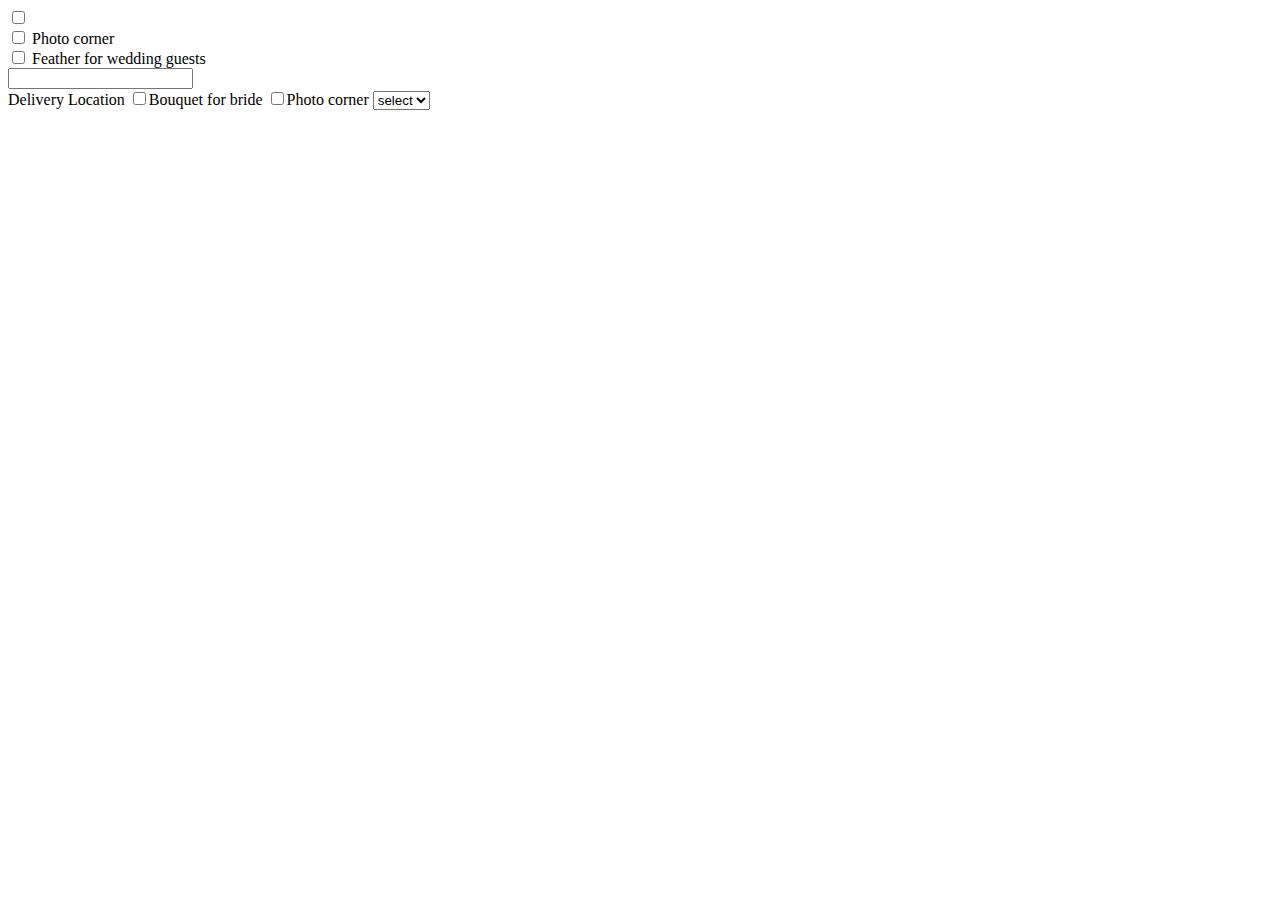
<file: Test poligon/index.html>
<!DOCTYPE html>
<html lang="en">
<head>
    <meta charset="UTF-8">
    <meta http-equiv="X-UA-Compatible" content="IE=edge">
    <meta name="viewport" content="width=device-width, initial-scale=1.0">
    <title>Document</title>
    <script src="script.js"></script>
</head>
<body>
    <input type="checkbox"  value="85">
    <label for="brideBouquet"></label> <br>
    <input type="checkbox" id="photoCorner" name="Photo corner" value="50"> 
    <label for="photoCorner">Photo corner</label> <br>
    <input type="checkbox" id="feathersForGuests" name="Feathers for wedding guests" value="2.20"> 
    <label for="featherForGuests">Feather for wedding guests</label> <br>

   <input type="number"> 

   <script>document.write</script>

   <form name="form1" method="post" action=" insert_data.php">
    Delivery Location
    <input onChange="valueChange(this)" type="checkbox" id="brideBouquet" name="Bouquet for bride" value="50">Bouquet for bride </input>
    <input onChange="valueChange(this)" type="checkbox" id="photoCorner" name="Photo corner" value="80">Photo corner </input>

    <select onChange="valueChange(this)">
        <option value="">select</option>
        <option value="0">0</option>
        <option value="1">1</option>
        <option value="2">2</option>
        <option value="3">3</option>
        <option value="4">4</option>
      </select>
    </form>

    

</body>
</html>
</file>
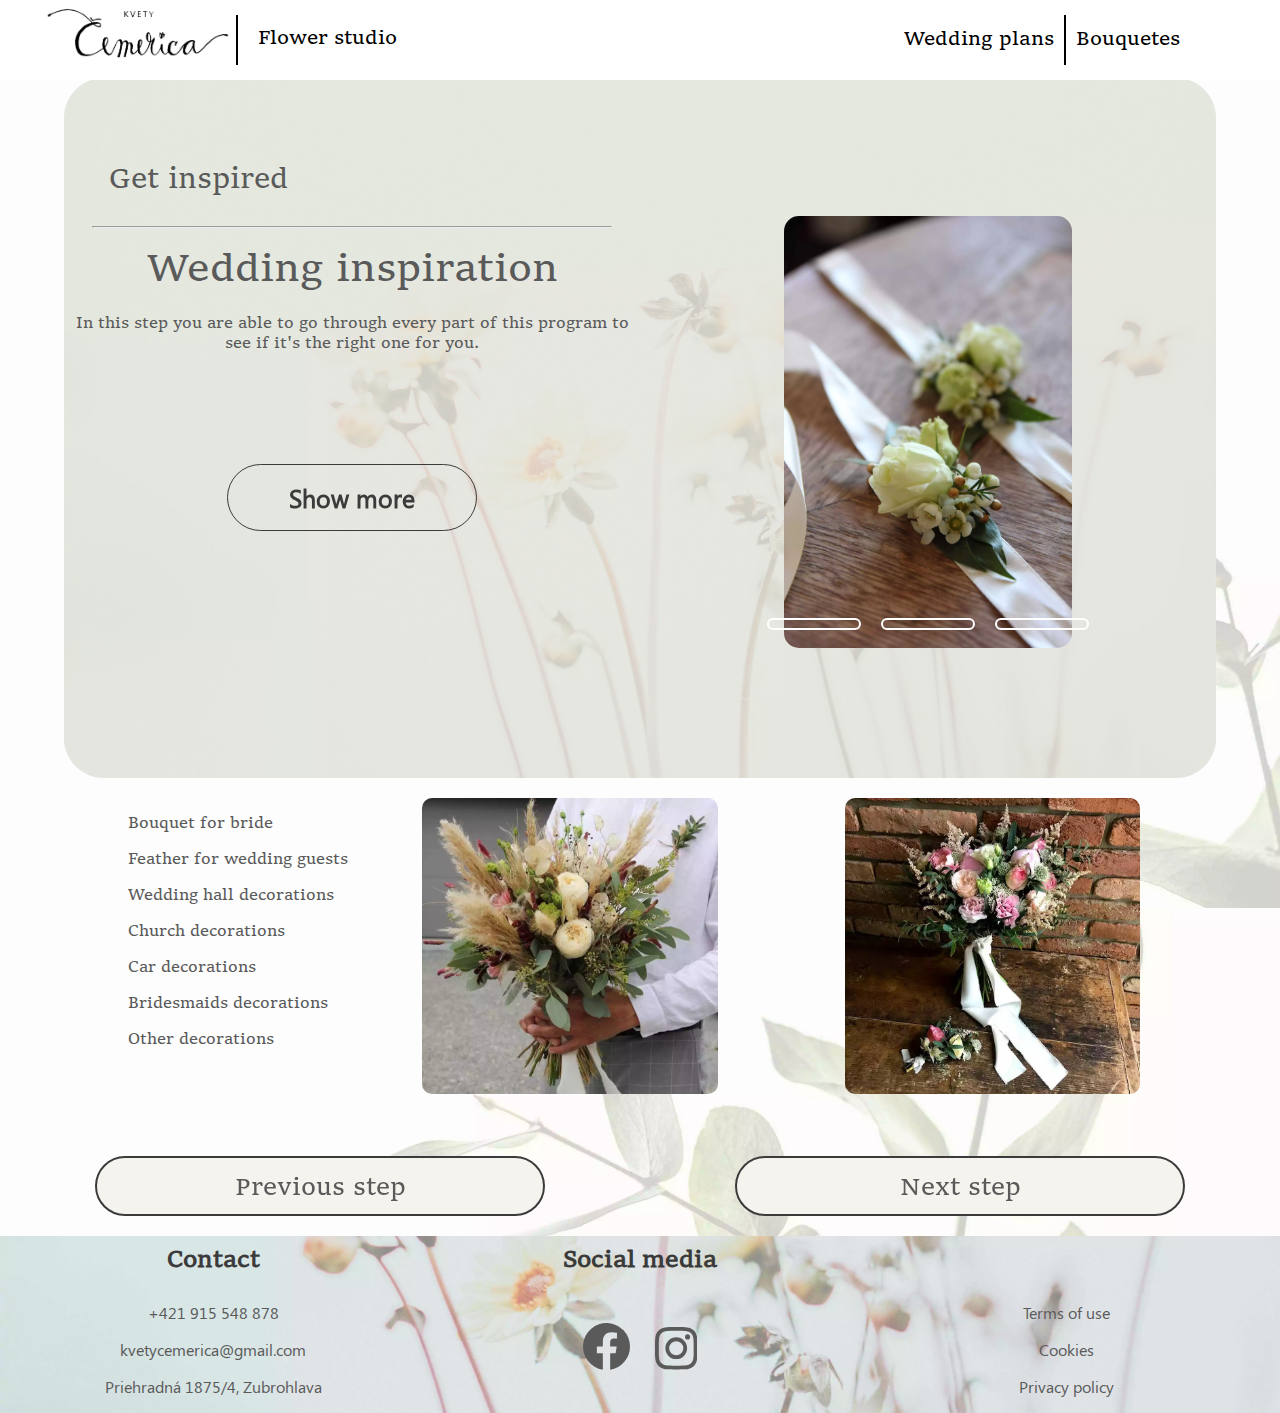
<file: presetParts.html>
<!DOCTYPE html>
<html lang="en">
  <head>
    <!--display-->
    <meta charset="UTF-8" />
    <meta http-equiv="X-UA-Compatible" content="IE=edge" />
    <meta name="viewport" content="width=device-width,initial-scale=1.0" />
    <!--SEO-->
    <meta name="ROBOTS" content="NOINDEX, NOFOLLOW" />
    <meta
      name="Kvety cemerica preset parts "
      content="What we offer in our wedding programmes"
    />
    <!--link to css animation library-->
    <link
      rel="stylesheet"
      href="https://cdnjs.cloudflare.com/ajax/libs/animate.css/4.1.1/animate.min.css"
    />
    <!--Link to css sheet-->
    <link rel="stylesheet" href="style.css" />
    <link rel="stylesheet" href="styleForPresets.css" />
    <link rel="shortcut icon" type="image/png" href="img/favicon.png" />
    <title>Kvety Cemerica</title>
  </head>
  <body onload="currentDiv(1)">
    <script src="main.js"></script>
    <style>
      a:link {
        text-decoration: none;
      }
      a:visited {
        text-decoration: none;
      }
      a:hover {
        text-decoration: none;
      }
      a:active {
        text-decoration: none;
      }

      body {
        margin: 0;
        background-image: url(img/background.webp);
        background-repeat: no-repeat, repeat;
        background-size: 130%;
        /*background-size: cover; /* Resize the background image to cover the entire container */
        /*box-shadow: inset 0 0 20vmin 0 #585247;}*/
        align-items: center;
      }
      ul {
        list-style-type: none;
      }
    </style>
    <!-- navigation bar-->
    <header>
      <nav class="navbar">
        <ul class="nav-logotype">
          <img src="img/čemerica-loho-name.webp" class="nav-logo" />
          <div class="vl"></div>
          <li class="nav-item">
            <a class="nav-link" href="" class="nav-link">Flower studio</a>
          </li>
        </ul>

        <ul class="nav-menu">
          <li class="nav-item-desk">
            <a class="nav-link" href="" class="nav-link">Wedding plans</a>
          </li>
          <div class="vl"></div>
          <li class="nav-item-desk">
            <a class="nav-link" href="" class="nav-link">Bouquetes</a>
          </li>
          <li class="nav-mobile">
            <a class="nav-link" href="" class="nav-link">More</a>
          </li>
        </ul>
      </nav>

      <hr size="2" height="10px" color="black" />
    </header>
    <!--DESKTOP VERSION-->
    <div id="preset-container">
      <section>
        <div id="presetPreview">
          <section class="preview-text">
            <p class="featured-inspired">Get inspired</p>
            <hr width="90%" />
            <p id="inspiration">Wedding inspiration</p>
            <p class="discoverPresetsText">
              In this step you are able to go through every part of this program
              to see if it's the right one for you.
            </p>
            <button class="button-28" id="downButton">Show more</button>
          </section>
          <section class="presetSlideshow">
            <img class="mySlides2" src="img/bridesmatesdecoration1.webp" />
            <img class="mySlides2" src="img/bridesmatesdecoration2.webp" />
            <img class="mySlides2" src="img/buttonholes1.webp" />
            <section class="slideShowPreset" style="width: 100%">
              <div class="slider-cell white-cell" onclick="currentDiv(1)"></div>
              <div class="slider-cell white-cell" onclick="currentDiv(2)"></div>
              <div class="slider-cell white-cell" onclick="currentDiv(3)"></div>
            </section>
          </section>
        </div>
      </section>
    </div>
    <section class="gridPresetPreviewDesktop">
      <a href=""></a>
      <section class="presetOptions">
        <p>Bouquet for bride</p>
        <p>Feather for wedding guests</p>
        <p>Wedding hall decorations</p>
        <p>Church decorations</p>
        <p>Car decorations</p>
        <p>Bridesmaids decorations</p>
        <p>Other decorations</p>
      </section>
      <section>
        <img
          class="presetPictureDesktop"
          src="img/bouquet3.webp"
          alt="Bouquet"
        />
      </section>
      <section>
        <img
          class="presetPictureDesktop"
          src="img/bouquet2.webp"
          alt="Bouquetes"
        />
      </section>
    </section>
    <!-- MObile Version start MANGE TAK for carousel goes to https://www.youtube.com/watch?v=KtsVC_JRxCU&ab_channel=codefoxx-->
    <div class="carousel fade"></div>
    <section class="presetPartsTextMobile">
      <h1>Preset parts</h1>
    </section>
    <!-- part1-->
    <section class="bouquetePart">
      <h2>1Bouquete for bride</h2>

      <img
        class="shownProduct"
        src="img/bouquet2.webp"
        alt="Flower Bouquetes"
      />
      <h3></h3>
      <section>
        <h4>Possible options</h4>
        <p class="possibleOptionsText">
          You will be able to choose from different bouquet sizes
        </p>
      </section>
    </section>
    <!-- part2-->
    <section class="bouquetePart">
      <h2>2Feathers for wedding guests</h2>

      <img class="shownProduct" src="img/buttonholes1.webp" alt="buttoiere" />
      <h3></h3>
      <section>
        <h4>Possible options</h4>
        <p class="possibleOptionsText">
          You will be able to choose from different bouquet sizes
        </p>
      </section>
    </section>
    <!--part3-->
    <section class="bouquetePart">
      <h2>3Wedding hall decorations</h2>

      <img
        class="shownProduct"
        src="img/weddingvenue1.webp"
        alt="Wedding venue"
      />
      <h3></h3>
      <section>
        <h4>Possible options</h4>
        <p class="possibleOptionsText">
          You will be able to choose from different bouquet sizes
        </p>
      </section>
    </section>
    <!--part4-->
    <section class="bouquetePart">
      <h2>4Church decorations</h2>

      <img
        class="shownProduct"
        src="img/churchdecorations1.webp"
        alt="Church decoration"
      />
      <h3></h3>
      <section>
        <h4>Possible options</h4>
        <p class="possibleOptionsText">
          You will be able to choose from different bouquet sizes
        </p>
      </section>
    </section>
    <!--part5-->
    <section class="bouquetePart">
      <h2>5Car decorations</h2>

      <img
        class="shownProduct"
        src="img/cardecoration3.webp"
        alt="Car decorations"
      />
      <h3></h3>
      <section>
        <h4>Possible options</h4>
        <p class="possibleOptionsText">
          You will be able to choose from different bouquet sizes
        </p>
      </section>
    </section>
    <!--part6-->
    <section class="bouquetePart">
      <h2>6Bridesmaids decorations</h2>

      <img
        class="shownProduct"
        src="img/bridesmatesdecoration2.webp"
        alt="bridesmaids decoration"
      />
      <h3></h3>
      <section>
        <h4>Possible options</h4>
        <p class="possibleOptionsText">
          You will be able to choose from different bouquet sizes
        </p>
      </section>
    </section>
    <!--part7-->
    <section class="bouquetePart">
      <h2>7Other decorations</h2>

      <img
        class="shownProduct"
        src="img/otherdecorations1.webp"
        alt="bridesmaids decorations"
      />
      <h3></h3>
      <section>
        <h4>Possible options</h4>
        <p class="possibleOptionsText">
          You will be able to choose from different bouquet sizes
        </p>
      </section>
    </section>
    <section class="sliderButtons">
      <div
        class="slider-cell"
        id="slid1"
        onclick="currentSlide(1, 'bouquetePart')"
      ></div>
      <div
        class="slider-cell"
        id="slid2"
        onclick="currentSlide(2, 'bouquetePart')"
      ></div>
      <div
        class="slider-cell"
        id="slid3"
        onclick="currentSlide(3, 'bouquetePart')"
      ></div>
      <div
        class="slider-cell"
        id="slid4"
        onclick="currentSlide(4, 'bouquetePart')"
      ></div>
      <div
        class="slider-cell"
        id="slid5"
        onclick="currentSlide(5, 'bouquetePart')"
      ></div>
      <div
        class="slider-cell"
        id="slid6"
        onclick="currentSlide(6, 'bouquetePart')"
      ></div>
      <div
        class="slider-cell"
        id="slid7"
        onclick="currentSlide(7, 'bouquetePart')"
      ></div>
    </section>
    <section class="navigationButtons">
      <button class="btn1-light">
        <a href="style-your-wedding.html">Previous step</a>
      </button>
      <button class="btn1-light"><a href="#">Next step</a></button>
    </section>
    <!--Footer mobile-->
    <footer class="footer-mobile">
      <h5>Contact</h5>
      <h5>Social Media</h5>

      <div class="footercontent">
        <p class="text-cont2">+421 915 548 878</p>
        <p class="text-cont2">kvetycemerica@<br />gmail.com</p>
      </div>

      <div class="footercontent">
        <a href="https://www.facebook.com/kvetycemerica">
          <svg
            class="someIcons"
            xmlns="http://www.w3.org/2000/svg"
            width="47"
            height="46.715"
            viewBox="0 0 47 46.715"
          >
            <path
              id="facebook-brands_1_"
              data-name="facebook-brands (1)"
              d="M55,31.5A23.5,23.5,0,1,0,27.828,54.715V38.293h-5.97V31.5h5.97V26.322c0-5.889,3.506-9.142,8.876-9.142a36.166,36.166,0,0,1,5.261.459v5.78H39c-2.919,0-3.829,1.812-3.829,3.67V31.5h6.517l-1.042,6.793H35.172V54.715A23.508,23.508,0,0,0,55,31.5Z"
              transform="translate(-8 -8)"
              fill="#5a5a5a"
            />
          </svg>
        </a>

        <a href="https://www.instagram.com/kvety_cemerica/">
          <svg
            class="someIcons"
            xmlns="http://www.w3.org/2000/svg"
            width="42.475"
            height="42.466"
            viewBox="0 0 42.475 42.466"
          >
            <path
              id="instagram-brands_1_"
              data-name="instagram-brands (1)"
              d="M21.167,42.17A10.888,10.888,0,1,0,32.055,53.058,10.87,10.87,0,0,0,21.167,42.17Zm0,17.966a7.078,7.078,0,1,1,7.078-7.078A7.091,7.091,0,0,1,21.167,60.136ZM35.04,41.725a2.54,2.54,0,1,1-2.54-2.54A2.534,2.534,0,0,1,35.04,41.725ZM42.251,44.3c-.161-3.4-.938-6.415-3.43-8.9s-5.5-3.26-8.9-3.43c-3.506-.2-14.015-.2-17.521,0-3.392.161-6.406.938-8.9,3.421s-3.26,5.5-3.43,8.9c-.2,3.506-.2,14.015,0,17.521.161,3.4.938,6.415,3.43,8.9s5.5,3.26,8.9,3.43c3.506.2,14.015.2,17.521,0,3.4-.161,6.415-.938,8.9-3.43s3.26-5.5,3.43-8.9C42.45,58.307,42.45,47.808,42.251,44.3ZM37.721,65.575a7.166,7.166,0,0,1-4.037,4.037c-2.8,1.109-9.428.853-12.517.853s-9.732.246-12.517-.853a7.166,7.166,0,0,1-4.037-4.037C3.5,62.78,3.76,56.147,3.76,53.058s-.246-9.732.853-12.517A7.166,7.166,0,0,1,8.65,36.5c2.8-1.109,9.428-.853,12.517-.853S30.9,35.4,33.685,36.5a7.166,7.166,0,0,1,4.037,4.037c1.109,2.8.853,9.428.853,12.517S38.83,62.789,37.721,65.575Z"
              transform="translate(0.075 -31.825)"
              fill="#5a5a5a"
            />
          </svg>
        </a>
      </div>
    </footer>

    <!-- Footer desktop-->
    <footer class="footer-desktop">
      <h5>Contact</h5>
      <h5>Social media</h5>
      <div></div>

      <div class="footercontent">
        <p>+421 915 548 878</p>
        <p>kvetycemerica@gmail.com</p>
        <p>Priehradná 1875/4, Zubrohlava</p>
      </div>

      <div class="footericons-desktop">
        <a href="https://www.facebook.com/kvetycemerica">
          <svg
            class="someIcons"
            xmlns="http://www.w3.org/2000/svg"
            width="47"
            height="46.715"
            viewBox="0 0 47 46.715"
          >
            <path
              id="facebook-brands_1_"
              data-name="facebook-brands (1)"
              d="M55,31.5A23.5,23.5,0,1,0,27.828,54.715V38.293h-5.97V31.5h5.97V26.322c0-5.889,3.506-9.142,8.876-9.142a36.166,36.166,0,0,1,5.261.459v5.78H39c-2.919,0-3.829,1.812-3.829,3.67V31.5h6.517l-1.042,6.793H35.172V54.715A23.508,23.508,0,0,0,55,31.5Z"
              transform="translate(-8 -8)"
              fill="#5a5a5a"
            />
          </svg>
        </a>
        <a href="https://www.instagram.com/kvety_cemerica/">
          <svg
            class="someIcons"
            xmlns="http://www.w3.org/2000/svg"
            width="42.475"
            height="42.466"
            viewBox="0 0 42.475 42.466"
          >
            <path
              id="instagram-brands_1_"
              data-name="instagram-brands (1)"
              d="M21.167,42.17A10.888,10.888,0,1,0,32.055,53.058,10.87,10.87,0,0,0,21.167,42.17Zm0,17.966a7.078,7.078,0,1,1,7.078-7.078A7.091,7.091,0,0,1,21.167,60.136ZM35.04,41.725a2.54,2.54,0,1,1-2.54-2.54A2.534,2.534,0,0,1,35.04,41.725ZM42.251,44.3c-.161-3.4-.938-6.415-3.43-8.9s-5.5-3.26-8.9-3.43c-3.506-.2-14.015-.2-17.521,0-3.392.161-6.406.938-8.9,3.421s-3.26,5.5-3.43,8.9c-.2,3.506-.2,14.015,0,17.521.161,3.4.938,6.415,3.43,8.9s5.5,3.26,8.9,3.43c3.506.2,14.015.2,17.521,0,3.4-.161,6.415-.938,8.9-3.43s3.26-5.5,3.43-8.9C42.45,58.307,42.45,47.808,42.251,44.3ZM37.721,65.575a7.166,7.166,0,0,1-4.037,4.037c-2.8,1.109-9.428.853-12.517.853s-9.732.246-12.517-.853a7.166,7.166,0,0,1-4.037-4.037C3.5,62.78,3.76,56.147,3.76,53.058s-.246-9.732.853-12.517A7.166,7.166,0,0,1,8.65,36.5c2.8-1.109,9.428-.853,12.517-.853S30.9,35.4,33.685,36.5a7.166,7.166,0,0,1,4.037,4.037c1.109,2.8.853,9.428.853,12.517S38.83,62.789,37.721,65.575Z"
              transform="translate(0.075 -31.825)"
              fill="#5a5a5a"
            />
          </svg>
        </a>
      </div>

      <div class="footercontent">
        <p>Terms of use</p>
        <p>Cookies</p>
        <p>Privacy policy</p>
      </div>
    </footer>

    <section class="boringInfo">
      <a href="#">Privacy policy</a>
      <a class="termsOfUse" href="#">Terms of use</a>
      <a href="#">Cookie policy</a>
    </section>

    <script src="main.js"></script>
  </body>
</html>
</file>
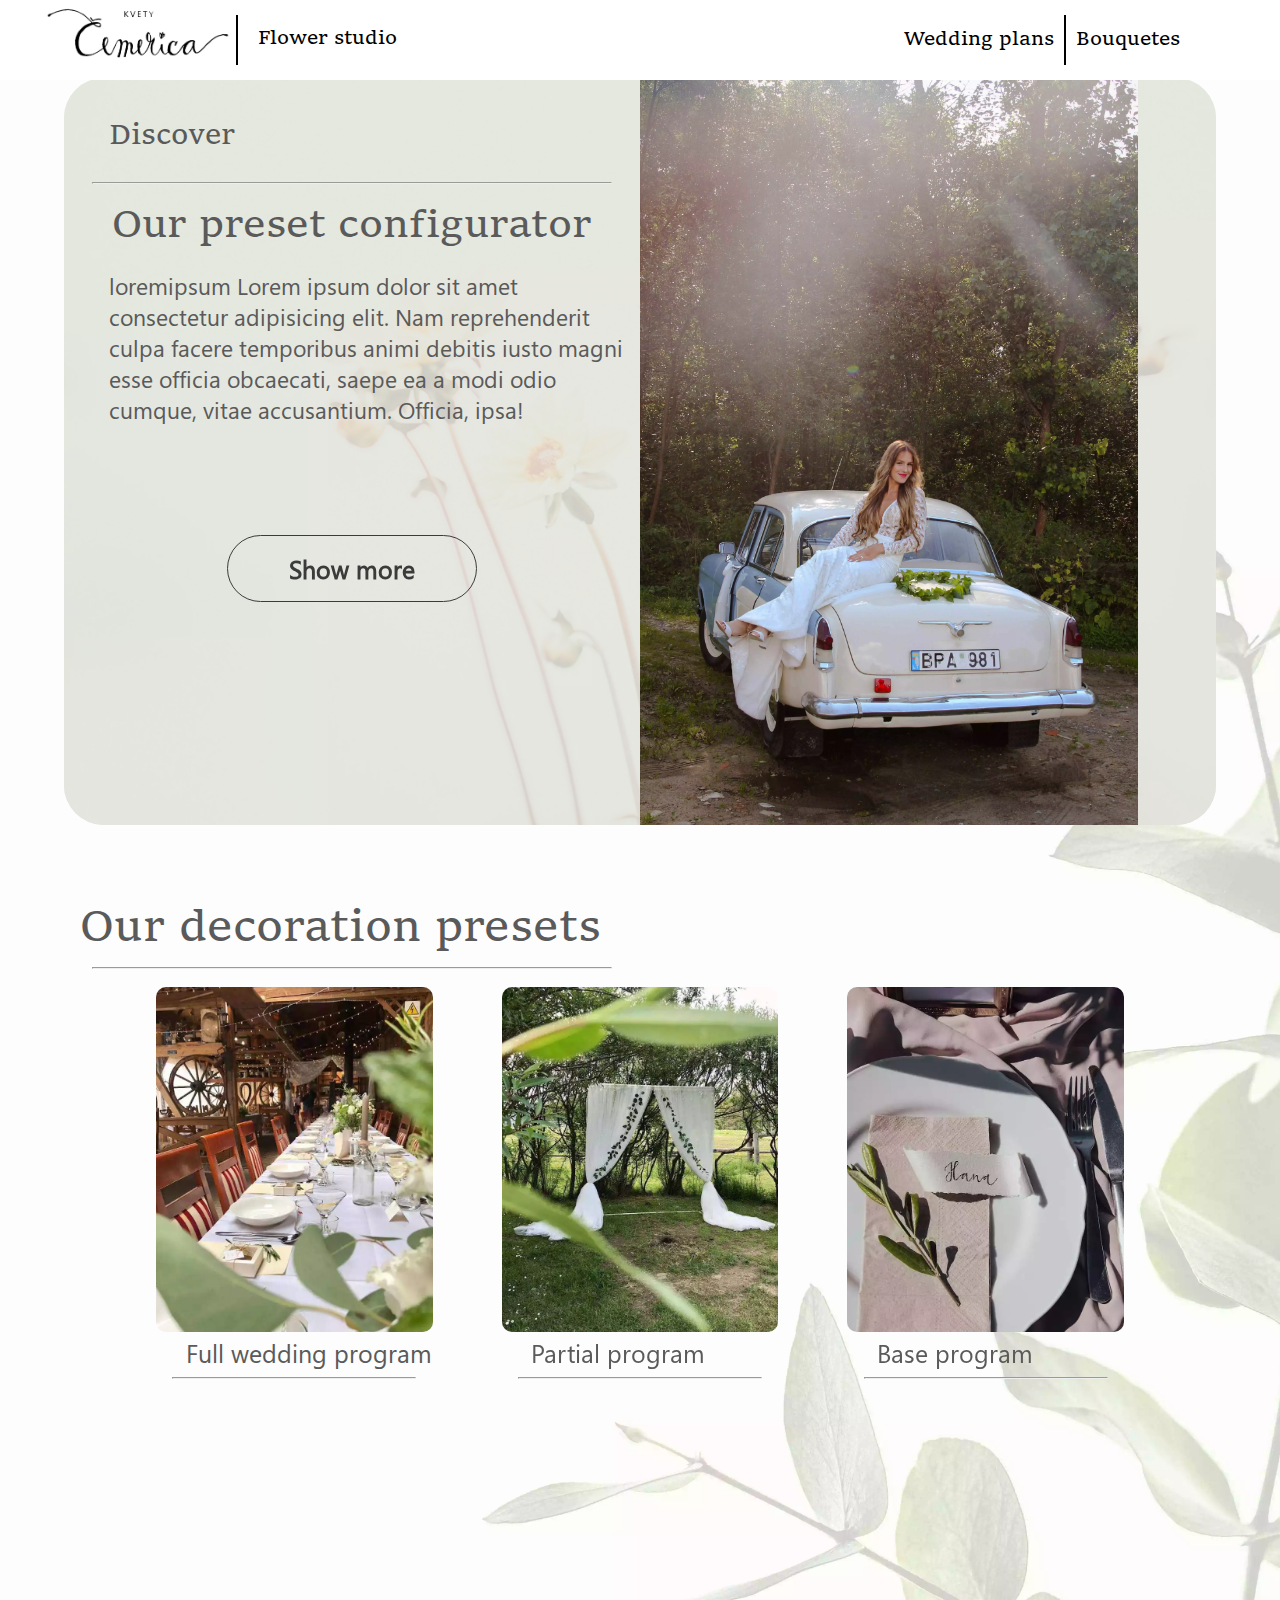
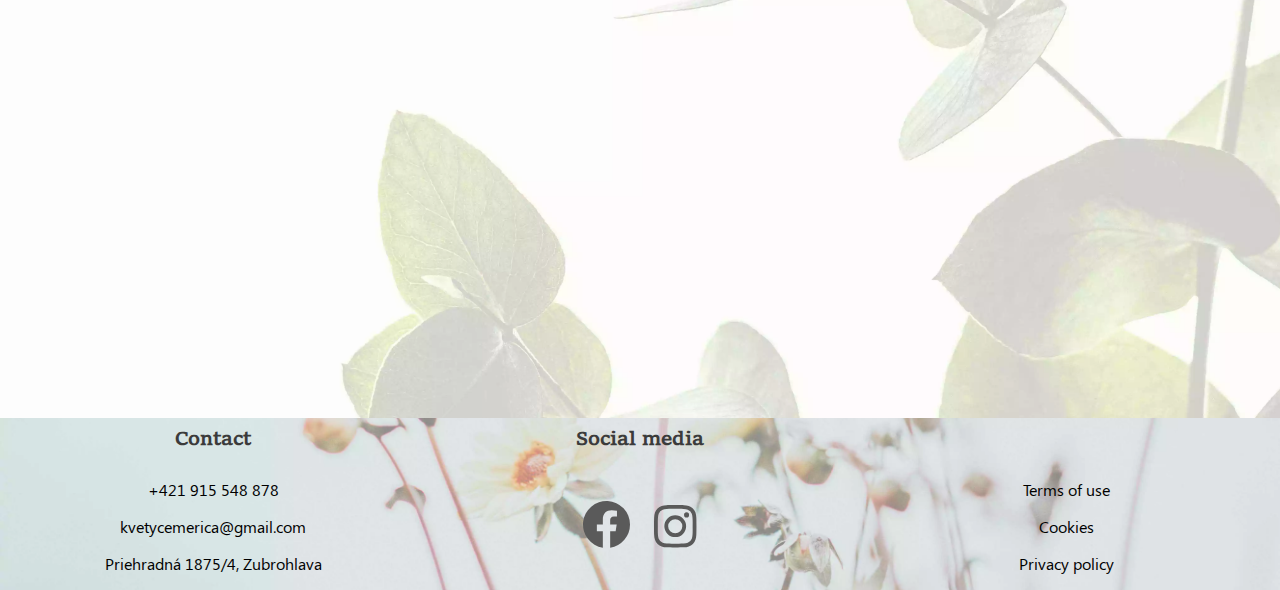
<file: style-your-wedding.html>
<!DOCTYPE html>
<html lang="en-US">
<head>
    <!--display-->
    <meta charset="UTF-8">
    <meta http-equiv="X-UA-Compatible" content="IE=edge">
    <meta name="viewport" content="width=device-width,initial-scale=1.0">
    <!--SEO-->
    <META NAME="ROBOTS" CONTENT="NOINDEX, NOFOLLOW">
    <meta name="Wedding decorations and flower shop" content="Style your own wedding with Kvety Cemerica">
    <!--link to css animation library-->
    <link
    rel="stylesheet"
    href="https://cdnjs.cloudflare.com/ajax/libs/animate.css/4.1.1/animate.min.css"
    />
    <!--Link to css sheet-->
    <link rel="stylesheet" href="style.css">

    <link rel="shortcut icon" type="image/png" href="img/favicon.png"/>
    <title>Kvety Cemerica</title>
</head>
<style>
    a:link { text-decoration: none; }
    a:visited { text-decoration: none; }
    a:hover { text-decoration: none; }
    a:active { text-decoration: none; }

    body{
        margin: 0;
        background-image: url(img/background.webp);
        background-repeat: no-repeat, repeat;
        background-size:130%;
        /*background-size: cover; /* Resize the background image to cover the entire container */
        /*box-shadow: inset 0 0 20vmin 0 #585247;}*/
        align-items: center;
    }
    ul{
        list-style-type: none; 
    }
</style>
<body onload="hideOptions()">

    <!-- navigation bar-->
    <header>
        <nav class="navbar">

            <ul class="nav-logotype">
                <img src="img/čemerica-loho-name.webp" class="nav-logo">
                <div class="vl"></div>
                <li class="nav-item">
                    <a class="nav-link" href="index.html" class="nav-link">Flower studio</a>
                </li>
            </ul>

            <ul class="nav-menu">  
                <li class="nav-item-desk">
                    <a class="nav-link" href="" class="nav-link">Wedding plans</a>
                </li>
                <div class="vl"></div>
                <li class="nav-item-desk">
                    <a class="nav-link"href="" class="nav-link">Bouquetes</a>
                </li>
                <li class="nav-mobile">
                    <a class="nav-link"href="" class="nav-link">More</a>
                </li>
            </ul>
        </nav>

        <hr size="2" height="10px" color="black">

    </header>

    

 <!-- featured-->
    <section id="featured-container">

        <div id="featured">
            <dl class="featured-text">
                <p class="featured-inspired">Discover</p>
                    <hr width="90%">
                <p id="inspiration">Our preset configurator</p>    
                <p class="inspired">loremipsum Lorem ipsum dolor sit amet consectetur adipisicing elit. Nam reprehenderit culpa facere temporibus animi debitis iusto magni esse officia obcaecati, saepe ea a modi odio cumque, vitae accusantium. Officia, ipsa!</p>     
                <button class="button-28" id="downButton" >Show more</button>
            </dl>
            <div class="featuredImgFrame">
                <img class="featuredImg" src="img/cardecoration3.webp">
            </div>
        </div>

        <div id="featured-mobile">
            <div class="featuredImgFrameMobile">
                <img class="featuredImg" src="img/cardecoration3.webp">
            </div>
            
            <div class="featured-text">
                <p class="featured-inspired">Get inspired</p>   
                <p id="inspiration">Preset configurator</p>
                <hr width="90%">    
                <p class="inspired">In this step you are able to go trough every part of this bundle to see if it´s the right one for you</p>
                <a href="style-your-wedding.html">
                    <button class="btn1-light">See our presets</button>
                </a>     
            </div>
        </div>
    </section>
<!-- featured END-->


<!-- promgrammes-->
<section class="programs">

    <div class="prgtxtcnt">
        <div class="content-card-head">
            <p class="headstyle1">Our decoration presets</p>
            <hr width="90%">   
        </div>
        <!--<button class="info-button">more info</button>-->
    </div>
        <!-- for plus thanks goes to https://icons.getbootstrap.com/icons/plus/-->

        <div class="programs-container">

            <div class="prog-it-cont">
                <a href="presetParts.html">
                <div class="prog-img">
                    <img src="img/program3.webp" alt="plus icon" class="whitePlus">
                        <div class="middle">
                            <svg xmlns="http://www.w3.org/2000/svg" width="auto" height="auto" fill="white" class="bi-plus" viewBox="0 0 16 16">
                                <path d="M8 4a.5.5 0 0 1 .5.5v3h3a.5.5 0 0 1 0 1h-3v3a.5.5 0 0 1-1 0v-3h-3a.5.5 0 0 1 0-1h3v-3A.5.5 0 0 1 8 4z"/>
                            </svg>
                        </div>
                    </img>
                </div>

                <div class="prog-desc-frame">
                    <p class="title1">Full wedding program</p>
                    <hr width="70%">
                    <dl class="prog-description">
                        <p>As the name suggests, this program includes the decorations that are a must for every wedding. From the classic bride bouquet to beautifully arranged car decorations, we’ve got it all covered for you.All of the options are customizable, according to your preferences.
                        </p>
                    </dl>
                </div>
            </a>
            </div>

            <div class="prog-it-cont">
                <a href="presetParts.html">
                <div class="prog-img">
                    <img src="img/program2.webp" alt="PLus icon" class="whitePlus">
                        <div class="middle">
                            <svg xmlns="http://www.w3.org/2000/svg" width="auto" height="auto" fill="white" class="bi bi-plus" viewBox="0 0 16 16">
                                <path d="M8 4a.5.5 0 0 1 .5.5v3h3a.5.5 0 0 1 0 1h-3v3a.5.5 0 0 1-1 0v-3h-3a.5.5 0 0 1 0-1h3v-3A.5.5 0 0 1 8 4z"/>
                            </svg>
                        </div>
                    <p class="title1">Partial program</p>
                    <hr width="70%">
                </div>
                <dl class="prog-description">
                    <p>Whether you want your wedding to look simpler, or there are certain decorations you’re looking for, this is the option for you. All of the options are customizable, according to your preferences.
                   </p>
                </dl>     
            </a>   
            </div>

            <div class="prog-it-cont">
                <a href="presetParts.html">
                <div class="prog-img">
                    <img src="img/program1.webp" alt="PLus icon" class="whitePlus">
                        <div class="middle">
                            <svg xmlns="http://www.w3.org/2000/svg" width="auto" height="auto" fill="white" class="bi bi-plus" viewBox="0 0 16 16">
                                <path d="M8 4a.5.5 0 0 1 .5.5v3h3a.5.5 0 0 1 0 1h-3v3a.5.5 0 0 1-1 0v-3h-3a.5.5 0 0 1 0-1h3v-3A.5.5 0 0 1 8 4z"/>
                            </svg>
                        </div>
                    <p class="title1">Base program</p>
                    <hr width="70%">
                </div>
                <dl class="prog-description">
                    <p>As the name suggests, this program includes the decorations that are a must for every wedding. Discover the essential budget friendly, and carefully crafted products you need. All of the options are customizable, according to your preferences.
                    This program offers you all the essentials for a perfect wedding!                        
                   </p>
                </dl>  
            </a>      
            </div>
        </div>
</section>

<section id="programs-mobile">

<div class="slideshow">

    <div class="mySlides fade">

        <div class="slide-card">

            <div class="prog-mobile-img-frame">
                <img src="img/program3.webp" alt="Complete programme">
            </div>
           
            <div class="prog-mobile-text-frame">
                <p class="headstyle1">Complete program</p>
                <hr class="line-mobile"> 
                <p class="text-cont2">In this preset you can find everything we are providing</p>
                <p class="text-cont2">Starts from-1500E</p>
                <div>
                    <button class="btn1-light" id="prog-mobile-btn">choose this program</button>
                </div>
            </div>

        </div>
    </div>

    <div class="mySlides fade">

        <div class="slide-card">

            <div class="prog-mobile-img-frame">
                <img src="img/program2.webp" alt="Partial programme">
            </div>
           
            <div class="prog-mobile-text-frame">
                <p class="headstyle1">Partial preset</p>
                <hr class="line-mobile"> 
                <p class="text-cont2">This preset most of our products that are favorite among customers</p>
                <p class="text-cont2">Price from-1000E</p>
                <div>
                    <button class="btn1-light" id="prog-mobile-btn">choose this program</button>
                </div>
            </div>

        </div>
    </div>

    <div class="mySlides fade">

        <div class="slide-card">

            <div class="prog-mobile-img-frame">
                <img src="img/program1.webp" alt="Base programme">
            </div>
           
            <div class="prog-mobile-text-frame">
                <p class="headstyle1">Base preset</p>
                <hr class="line-mobile"> 
                <p class="text-cont2">In our base preset you will find most common parts</p>
                <p class="text-cont2">Price from-700E</p>
                <div>
                    <button class="btn1-light" id="prog-mobile-btn">choose this program</button>
                </div>
            </div>

        </div>
    </div>

    <div class="slider">
        <div class="slider-cell" id="slid1" onclick="currentSlide(1)"></div>
        <div class="slider-cell" id="slid2" onclick="currentSlide(2)"></div>
        <div class="slider-cell" id="slid3" onclick="currentSlide(3)"></div>    
    </div>

</div>

</section>
<!-- promgrammes END-->    

<div class="spacer1"></div>
<div class="spacer2"></div>


 
<!--Footer mobile-->
<footer class="footer-mobile">

    <h5>Contact</h5>
    <h5>Social Media</h5>
  
    <div class="footercontent">
        <p class="text-cont2">+421 915 548 878</p>
        <p class="text-cont2">kvetycemerica@<br/>gmail.com</p>
    </div>
  
    <div class="footercontent">

        <a href="https://www.facebook.com/kvetycemerica">
          <svg
            class="someIcons"
            xmlns="http://www.w3.org/2000/svg"
            width="47"
            height="46.715"
            viewBox="0 0 47 46.715"
          >
            <path
              id="facebook-brands_1_"
              data-name="facebook-brands (1)"
              d="M55,31.5A23.5,23.5,0,1,0,27.828,54.715V38.293h-5.97V31.5h5.97V26.322c0-5.889,3.506-9.142,8.876-9.142a36.166,36.166,0,0,1,5.261.459v5.78H39c-2.919,0-3.829,1.812-3.829,3.67V31.5h6.517l-1.042,6.793H35.172V54.715A23.508,23.508,0,0,0,55,31.5Z"
              transform="translate(-8 -8)"
              fill="#5a5a5a"
            />
          </svg>
        </a>

        <a href="https://www.instagram.com/kvety_cemerica/">
          <svg
            class="someIcons"
            xmlns="http://www.w3.org/2000/svg"
            width="42.475"
            height="42.466"
            viewBox="0 0 42.475 42.466"
          >
            <path
              id="instagram-brands_1_"
              data-name="instagram-brands (1)"
              d="M21.167,42.17A10.888,10.888,0,1,0,32.055,53.058,10.87,10.87,0,0,0,21.167,42.17Zm0,17.966a7.078,7.078,0,1,1,7.078-7.078A7.091,7.091,0,0,1,21.167,60.136ZM35.04,41.725a2.54,2.54,0,1,1-2.54-2.54A2.534,2.534,0,0,1,35.04,41.725ZM42.251,44.3c-.161-3.4-.938-6.415-3.43-8.9s-5.5-3.26-8.9-3.43c-3.506-.2-14.015-.2-17.521,0-3.392.161-6.406.938-8.9,3.421s-3.26,5.5-3.43,8.9c-.2,3.506-.2,14.015,0,17.521.161,3.4.938,6.415,3.43,8.9s5.5,3.26,8.9,3.43c3.506.2,14.015.2,17.521,0,3.4-.161,6.415-.938,8.9-3.43s3.26-5.5,3.43-8.9C42.45,58.307,42.45,47.808,42.251,44.3ZM37.721,65.575a7.166,7.166,0,0,1-4.037,4.037c-2.8,1.109-9.428.853-12.517.853s-9.732.246-12.517-.853a7.166,7.166,0,0,1-4.037-4.037C3.5,62.78,3.76,56.147,3.76,53.058s-.246-9.732.853-12.517A7.166,7.166,0,0,1,8.65,36.5c2.8-1.109,9.428-.853,12.517-.853S30.9,35.4,33.685,36.5a7.166,7.166,0,0,1,4.037,4.037c1.109,2.8.853,9.428.853,12.517S38.83,62.789,37.721,65.575Z"
              transform="translate(0.075 -31.825)"
              fill="#5a5a5a"
            />
          </svg>
        </a>
    </div>
</footer>

<!-- Footer desktop-->
<footer class="footer-desktop">

    <h5>Contact</h5>
    <h5>Social media</h5>
    <div></div>

    <div class="footercontent">
        <p>+421 915 548 878</p>
        <p>kvetycemerica@gmail.com</p>
        <p>Priehradná 1875/4, Zubrohlava</p>
    </div>

    <div class="footericons-desktop">
        <a href="https://www.facebook.com/kvetycemerica">
            <svg
                class="someIcons"
                xmlns="http://www.w3.org/2000/svg"
                width="47"
                height="46.715"
                viewBox="0 0 47 46.715"
              >
                <path
                  id="facebook-brands_1_"
                  data-name="facebook-brands (1)"
                  d="M55,31.5A23.5,23.5,0,1,0,27.828,54.715V38.293h-5.97V31.5h5.97V26.322c0-5.889,3.506-9.142,8.876-9.142a36.166,36.166,0,0,1,5.261.459v5.78H39c-2.919,0-3.829,1.812-3.829,3.67V31.5h6.517l-1.042,6.793H35.172V54.715A23.508,23.508,0,0,0,55,31.5Z"
                  transform="translate(-8 -8)"
                  fill="#5a5a5a"
                />
            </svg>
        </a>
        <a href="https://www.instagram.com/kvety_cemerica/">
            <svg
                class="someIcons"
                xmlns="http://www.w3.org/2000/svg"
                width="42.475"
                height="42.466"
                viewBox="0 0 42.475 42.466"
              >
                <path
                  id="instagram-brands_1_"
                  data-name="instagram-brands (1)"
                  d="M21.167,42.17A10.888,10.888,0,1,0,32.055,53.058,10.87,10.87,0,0,0,21.167,42.17Zm0,17.966a7.078,7.078,0,1,1,7.078-7.078A7.091,7.091,0,0,1,21.167,60.136ZM35.04,41.725a2.54,2.54,0,1,1-2.54-2.54A2.534,2.534,0,0,1,35.04,41.725ZM42.251,44.3c-.161-3.4-.938-6.415-3.43-8.9s-5.5-3.26-8.9-3.43c-3.506-.2-14.015-.2-17.521,0-3.392.161-6.406.938-8.9,3.421s-3.26,5.5-3.43,8.9c-.2,3.506-.2,14.015,0,17.521.161,3.4.938,6.415,3.43,8.9s5.5,3.26,8.9,3.43c3.506.2,14.015.2,17.521,0,3.4-.161,6.415-.938,8.9-3.43s3.26-5.5,3.43-8.9C42.45,58.307,42.45,47.808,42.251,44.3ZM37.721,65.575a7.166,7.166,0,0,1-4.037,4.037c-2.8,1.109-9.428.853-12.517.853s-9.732.246-12.517-.853a7.166,7.166,0,0,1-4.037-4.037C3.5,62.78,3.76,56.147,3.76,53.058s-.246-9.732.853-12.517A7.166,7.166,0,0,1,8.65,36.5c2.8-1.109,9.428-.853,12.517-.853S30.9,35.4,33.685,36.5a7.166,7.166,0,0,1,4.037,4.037c1.109,2.8.853,9.428.853,12.517S38.83,62.789,37.721,65.575Z"
                  transform="translate(0.075 -31.825)"
                  fill="#5a5a5a"
                />
            </svg>
        </a>
    </div>

    <div class="footercontent">
        <p>Terms of use</p>
        <p>Cookies</p>
        <p>Privacy policy</p>
    </div>

</footer>

      <section class="boringInfo">
        <a href="#">Privacy policy</a>
        <a class="termsOfUse" href="#">Terms of use</a>
        <a href="#">Cookie policy</a>
      </section>

    
<script src="main.js"></script>

</body>
</file>
<file: style.css>
@font-face {
  font-family: sitka;
  src: url(fonts/Sitka.ttc);
}
@font-face {
  font-family: segoe;
  src: url(fonts/Segoe\ UI.ttf);
}
/*elements desktop*/
body,
html {
  margin: 0;
  padding: 0;
  height: 100%;
}
h5 {
  font-size: 20px;
  margin: 10px;
  padding: 0;
  font-family: sitka;
  color: #3b3b3b;
}
.vl {
  border-left: 2px solid rgb(0, 0, 0);
  height: 50px;
}
.headstyle1 {
  color: #5a5a5a;
  font-size: 45px;
  font-family: sitka;
  padding: 0;
  margin: 0;
  margin-top: 1vh;
  margin-bottom: 1vh;
  margin-left: 1rem;
}
.headstyle2 {
  color: #5a5a5a;
  font-size: 30px;
  font-family: sitka;
  padding: 0;
  margin: 0;
}

p {
}
.text-cont {
  color: #5a5a5a;
  font-size: 23px;
  font-family: segoe;
  padding: 0;
  margin: 0;
}
.text-cont2 {
  color: #5a5a5a;
  font-size: 23px;
  font-family: segoe;
  padding: 0;
  margin: 0;
  margin-bottom: 8px;

  text-align: center;
}
.title1,
.title2,
.title3 {
  position: relative;
  color: #5a5a5a;
  font-size: 25px;
  font-family: segoe;
  padding: 0;
  margin: 0;
  margin-left: 4rem;
}
.spacer1 {
  width: 100%;
  height: 2vh;
}
.spacer2 {
  width: 100%;
  height: 20vh;
}
/*buttons*/
.button-28 {
  appearance: none;
  background-color: transparent;
  border: 1px solid #3b3b3b;
  border-radius: 55px;
  box-sizing: border-box;
  color: #3b3b3b;
  cursor: pointer;
  display: inline-block;
  font-family: Segoe;
  font-size: 25px;
  font-weight: 600;
  line-height: normal;
  margin: 110px;
  min-height: 60px;
  min-width: 0;
  outline: none;
  padding: 16px 24px;
  text-align: center;
  text-decoration: none;
  transition: all 300ms cubic-bezier(0.23, 1, 0.32, 1);
  user-select: none;
  -webkit-user-select: none;
  touch-action: manipulation;
  width: 250px;
  will-change: transform;
}

.button-28:disabled {
  pointer-events: none;
}

.button-28:hover {
  color: #fff;
  background-color: #3b3b3b;
  box-shadow: rgba(0, 0, 0, 0.25) 0 8px 15px;
  transform: translateY(-2px);
}

.button-28:active {
  box-shadow: none;
  transform: translateY(0);
}

.info-button {
  appearance: none;
  background-color: transparent;
  border: 1px solid #3b3b3b;
  border-radius: 55px;
  box-sizing: border-box;
  color: #3b3b3b;
  cursor: pointer;
  display: inline-block;
  font-family: Segoe;
  font-size: 25px;
  font-weight: 600;
  line-height: normal;
  margin: 0px;
  min-height: 60px;
  min-width: 0;
  outline: none;
  padding: 16px 24px;
  text-align: center;
  text-decoration: none;
  transition: all 300ms cubic-bezier(0.23, 1, 0.32, 1);
  user-select: none;
  -webkit-user-select: none;
  touch-action: manipulation;
  width: 250px;
  will-change: transform;
}
.btn1-light {
  appearance: none;
  background-color: transparent;
  border: 2px solid #3b3b3b;
  border-radius: 55px;
  box-sizing: border-box;
  color: #3b3b3b;
  cursor: pointer;
  display: inline-block;
  font-family: Segoe;
  font-size: 25px;
  line-height: normal;
  min-width: 0;
  outline: none;
  padding: 10px 20px;
  text-align: center;
  text-decoration: none;
  user-select: none;
  width: 450px;
  will-change: transform;
  background-color: rgb(245, 243, 237);
  transition: all 300ms cubic-bezier(0.23, 1, 0.32, 1);
}
.btn1-light:hover {
  color: #fff;
  background-color: #3b3b3b;
  box-shadow: rgba(0, 0, 0, 0.25) 0 8px 15px;
  transform: translateY(-2px);
}

/*content element modules*/

.content-card {
  position: relative;
  margin-left: auto;
  margin-right: auto;
  margin-top: 10vh;
  width: 80%;
  border-radius: 40px;
  align-items: center;
}
.content-card-blank {
  position: relative;
  margin-left: auto;
  margin-right: auto;
  margin-top: 10vh;
  width: 90%;
  height: 83vh;
  border-radius: 40px;
  align-items: center;
}
.content-card-frame {
  position: relative;
  width: 100%;
  background-color: #e9e7deb7;
  z-index: 1;
  margin: auto;
  border-radius: 40px;
}
.content-card-frame-blank {
  position: relative;
  width: 100%;
  height: 70vh;
  z-index: 1;
  margin: auto;
}
.content-card-head {
  text-align: left;
}
.content-card-nav {
  display: grid;
  grid-template-columns: 1fr 2fr;
  align-items: center;
  text-align: center;
}
/*modules end*/

/*media*/

/*media-mobile*/
@media only screen and (max-width: 768px) {
  /*headstyles-mobile*/

  .headstyle1 {
    color: #5a5a5a;
    font-size: 25px;
    font-family: sitka;
    padding: 0;
    margin-right: 24px;
  }
  .headstyle2 {
    color: #5a5a5a;
    font-size: 15px;
    font-family: sitka;
    padding: 0;
    margin: 0;
  }
  .headstyle3 {
    font-size: 15px;
    margin: 0;
  }
  .btn1-light {
    appearance: none;
    background-color: transparent;
    border: 1px solid #3b3b3b;
    border-radius: 55px;
    box-sizing: border-box;
    color: #3b3b3b;
    cursor: pointer;
    display: inline-block;
    font-family: Segoe;
    font-size: 15px;
    line-height: normal;
    min-width: 0;
    outline: none;
    padding: 5px 10px;
    text-align: center;
    text-decoration: none;
    user-select: none;
    width: 250px;
    will-change: transform;
  }

  /*navigation-mobile*/
  .header {
    position: sticky;
    right: 0px;
    top: 0px;
  }

  .navbar {
    position: fixed;
    top: 0px;
    display: flex;
    justify-content: space-between;
    align-items: center;
    width: 100%;
    height: 80px;
    font-family: sitka;
    z-index: 10;
    background-color: #ffffff;
    overflow: hidden;
  }
  .nav-menu {
    position: relative;
    top: 0;
    display: flex;
    align-items: center;
    margin: 0px;
    margin-right: 7vh;
    z-index: 10;
  }
  .nav-logotype {
    position: relative;
    top: 0px;
    display: flex;
    left: -40px;
    align-items: center;
    margin: 0px;
    z-index: 10;
  }
  .nav-logo {
    position: relative;
    max-height: 50px;
  }
  .nav-item-desk {
    display: none;
  }
  .nav-mobile {
  }
  .nav-link {
    margin: 5px;
    font-size: 20px;
    color: black;
    font-family: sitka;
  }
  .nav-mobile {
    position: relative;
  }

  /*featured-mobile*/
  /*featured picture desktop*/
  .featuredImg {
    display: block;
    position: relative;
    top: 0;
  }
  .featuredImgFrame {
    position: relative;
    width: 100%;
    height: 100%;
  }

  #featured {
    display: none;
  }
  #featured-mobile {
    position: relative;
    width: 100%;
    margin: auto;
  }
  .featured-text {
    margin: auto;
    margin-top: 10px;
    text-align: center;
    width: 80%;
    background-color: #e9e7deb7;
    border-radius: 10px;
    padding: 15px;
  }
  .featured-inspired {
    display: none;
  }
  .inspired {
    color: #5a5a5a;
    font-size: 19px;
    font-family: segoe;
    padding: 0;
    margin: 0;
    padding: 10px;
    text-align: left;
  }
  #inspiration {
    color: #5a5a5a;
    font-size: 24px;
    font-family: sitka;
    padding: 0;
    margin: 0;
    text-align: left;
  }
  #video-cemerica-mobile {
    position: relative;
    top: 0;
    width: 100%;
  }

  /*Our programs-mobile*/
  .programs {
    display: none;
  }
  .info-button {
    display: none;
  }
  .prgtxtcnt {
    position: relative;
    top: 20px;
    width: 100%;
    height: 10vh;
    align-items: center;
    text-align: center;
    margin-bottom: 30px;
  }
  .prg-cnt {
    width: 100%;
    text-align: left;
  }
  #ourprograms {
    color: #5a5a5a;
    font-size: 24px;
    font-family: sitka;
    padding: 0;
    margin: 0;
    margin-left: 5vh;
  }

  .programs-container {
    position: relative;
    top: 0;
    display: grid;
    grid-template-columns: 1fr 1fr 1fr;
    width: 90%;
    height: auto;
    margin-left: auto;
    margin-right: auto;
  }
  .prog-it-cont {
    display: grid;
    grid-template-rows: 3fr 1fr;
    align-items: center;
    text-align: center;
    width: 100%;
  }
  .prog-it-cont p {
    text-align: left;
    align-self: right;
    padding-left: 3vh;
  }

  .programs-container img {
    position: relative;
    top: 0;
    max-width: 90%;
    margin-left: auto;
    margin-right: auto;
    margin-top: 0;
    border-radius: 10px;
  }
  .prog-description {
    display: none;
    max-width: 80%;
    padding-left: 10%;
    padding-right: 10%;
    font-family: segoe;
    font-size: 15px;
    color: #3b3b3b;
    text-align: center;
    display: flex;
    flex-direction: column;
    text-align: center;
    position: absolute;
    bottom: 0px;
    left: 0;
    width: 100%;
    opacity: 0;
    display: flex;
  }
  .middle {
    display: none;
  }
  .prog-mobile-img-frame {
    position: relative;
    width: 80%;
    margin-left: auto;
    margin-right: auto;
  }
  .prog-mobile-img-frame img {
    position: relative;
    width: 100%;
    border-radius: 10px;
  }
  .prog-mobile-text-frame {
    position: relative;
    width: 80%;
    margin-left: auto;
    margin-right: auto;
    justify-content: center;
  }
  .prog-mobile-text-frame div {
    position: relative;
    width: 250px;
    margin-left: auto;
    margin-right: auto;
    justify-content: center;
    margin-bottom: 10px;
    margin-top: 15px;
  }
  #prog-mobile-btn {
    position: relative;
    margin-left: auto;
    margin-right: auto;
  }
  .line-mobile {
    width: 50%;
    padding: 0;
    margin: 3px;
  }

  /*Our programs-mobile END*/

  /*Presentation-Mobile - thanks to https://www.w3schools.com/howto/howto_js_slideshow.asp*/
  .mySlides {
    display: none;
  }
  .slideshow {
    position: relative;
    width: 100%;
    margin-left: auto;
    margin-right: auto;
    margin-top: 8vh;
  }
  .slide-card {
    position: relative;
    width: 100%;
    justify-content: center;
    align-items: center;
  }
  .slide-card-nav {
    position: relative;
    width: 100%;
    align-items: center;
    text-align: center;
  }
  .slide-description-container {
    position: relative;
    margin-left: auto;
    margin-right: auto;
    width: 90%;
    height: 10vh;
    text-align: center;
    background-color: #e9e7deb7;
    border-radius: 10px;
  }
  .presentation-content {
    position: relative;
    width: 90%;
    left: 5%;
    margin-left: auto;
    margin-right: auto;
    display: flex;
    flex-wrap: wrap;
    margin: 0;
    overflow: hidden;
    margin-left: 0;
    margin-right: auto;
  }
  .present-description {
    color: #5a5a5a;
    font-size: 14px;
    font-family: segoe;
    padding: 5px;
    margin: 0;
    text-align: left;
  }
  .presentation-content div {
    height: 20vh;
    flex-grow: 1;
    margin-top: 0px;
  }
  .present-img {
    max-height: 98%;
    min-width: 98%;
    object-fit: cover;
    border-radius: 8px;
    display: block;
    margin-left: auto;
    margin-right: auto;
  }
  .present-img-description {
    position: relative;
    max-width: 100%;
    justify-content: center;
    align-items: center;
    text-align: center;
  }
  .slider {
    position: relative;
    top: 0px;
    grid-column: 1 / 4;
    grid-row: 2 / 2;
    display: flex;
    flex-direction: row;
    align-items: center;
    justify-content: center;
  }
  .slider-cell {
    position: relative;
    width: 90px;
    height: 8px;
    border-radius: 10px;
    border-style: solid;
    border-width: 2px;
    border-color: #5a5a5a;
    margin: 10px;
    transition: background-color 0.6s ease;
  }
  .active,
  .slider-cell:hover {
    background-color: #717171;
  }

  /* Fading animation */
  .fade {
    animation-name: fade;
    animation-duration: 1.5s;
  }
  @keyframes fade {
    from {
      opacity: 0.4;
    }
    to {
      opacity: 1;
    }
  }
  /*style your wedding-mobile*/
  .styleYourWedding {
    position: relative;
    top: 10px;
    width: 100%;
    align-items: center;
    align-content: center;
    text-align: center;
  }
}

/*media-desktop*/
@media only screen and (min-width: 768px) {
  /*navigation*/
  .header {
    position: sticky;
    right: 0px;
    top: 0px;
  }

  .nav-mobile {
    display: none;
  }
  .navbar {
    position: fixed;
    top: 0px;
    display: flex;
    justify-content: space-between;
    align-items: center;
    width: 100%;
    height: 80px;
    font-family: sitka;
    z-index: 10;
    background-color: #ffffff;
  }
  .nav-menu {
    position: relative;
    top: 0;
    display: flex;
    align-items: center;
    margin: 0px;
    margin-right: 10vh;
    z-index: 10;
  }
  .nav-logotype {
    position: relative;
    top: 0px;
    display: flex;
    justify-content: space-between;
    align-items: center;
    margin: 0px;
    z-index: 10;
  }
  .nav-logo {
    position: relative;
    max-height: 70px;
  }
  .nav-item {
    margin: 10px;
  }
  .nav-mobile {
    display: none;
  }
  .nav-link {
    margin: 10px;
    font-size: 20px;
    color: black;
    font-family: sitka;
  }
  .nav-link:hover {
    color: #616161;
  }

  /*featured desktop*/
  #featured-mobile {
    display: none;
  }
  #featured-container {
    position: relative;
    margin-left: auto;
    margin-right: auto;
    top: 60px;
    width: 90%;
    height: 83vh;
    border-radius: 40px;
    align-items: center;
    background: url(img/sectionback.webp);
    background-repeat: no-repeat;
    background-size: cover;
  }
  #featured {
    display: grid;
    grid-template-columns: 1fr 1fr;
    position: relative;
    width: 100%;
    height: 83vh;
    background-color: #e9e7deb7;
    z-index: 1;
    margin: auto;
    border-radius: 40px;
  }
  /*featured picture desktop*/
  .featuredImg {
    display: block;
    position: relative;
    top: 0;
    height: 83vh;
  }
  .featuredImgFrame {
    position: relative;
    width: 100%;
    height: 100%;
  }
  /*featured picture-Desktop end*/

  #video-cemerica {
    position: relative;
    margin: 0;
    -ms-transform: translateY(-50%);
    transform: translateY(-50%);
  }
  .videoframe {
    position: relative;
    width: 100%;
    overflow: hidden;
    padding-top: 56.25%;
    border-radius: 0 40px 40px 0;
  }

  .featured-text {
    margin: auto;
    text-align: center;
    height: 80vh;
  }

  .featured-inspired {
    color: #5a5a5a;
    font-size: 1.8rem;
    font-family: sitka;
    padding: 0;
    margin: 3vh;
    margin-left: 5vh;
    text-align: left;
  }
  #inspiration {
    color: #5a5a5a;
    font-size: 40px;
    font-family: sitka;
    padding: 0;
    margin: 0;
    margin-top: 2vh;
    margin-bottom: 2vh;
  }
  .inspired {
    color: #5a5a5a;
    font-size: 23px;
    font-family: segoe;
    padding: 0;
    margin: 0;
    margin-left: 5vh;
    text-align: left;
  }

  .vl {
    border-left: 2px solid rgb(0, 0, 0);
    height: 50px;
  }

  /*Presentation-Desktop 
- thanks to https://www.w3schools.com/howto/howto_js_slideshow.asp*/

  /* Hide the images by default */
  .mySlides {
    display: none;
  }
  .slideshow {
    position: relative;
    width: 90%;
    margin-left: auto;
    margin-right: auto;
    margin-top: 8vh;
  }

  .slide-card-nav {
    position: relative;
    width: 100%;
    align-items: center;
    text-align: center;
  }
  .presentation-content {
    display: flex;
    flex-wrap: wrap;
    margin: 0;
    overflow: hidden;
  }
  .presentation-content div {
    height: 55vh;
    flex-grow: 1;
    margin-top: 8px;
  }
  .present-img {
    max-height: 95%;
    min-width: 95%;
    object-fit: cover;
    border-radius: 15px;
    display: block;
    margin-left: auto;
    margin-right: auto;
  }
  .slide-description-container {
    position: relative;
    margin-left: auto;
    margin-right: auto;
    width: 80%;
    height: 10vh;
    text-align: center;
    background-color: #e9e7deb7;
    border-radius: 15px;
  }
  .present-description {
    position: relative;
    color: #5a5a5a;
    font-size: 20px;
    font-family: segoe;
    margin-top: 0;
    margin-left: 1rem;
    padding: 5px;
  }
  .present-img-description {
    position: relative;
    max-width: 100%;
    justify-content: center;
    align-items: center;
    text-align: center;
  }

  .slider {
    position: relative;
    top: 10px;
    height: 50px;
    grid-column: 1 / 4;
    grid-row: 2 / 2;
    display: flex;
    flex-direction: row;
    align-items: center;
    justify-content: center;
  }
  .slider-cell {
    position: relative;
    width: 90px;
    height: 8px;
    border-radius: 10px;
    border-style: solid;
    border-width: 2px;
    border-color: #5a5a5a;
    margin: 10px;
    transition: background-color 0.6s ease;
    cursor: pointer;
  }
  .active,
  .slider-cell:hover {
    background-color: #717171;
  }

  /* Fading animation */
  .fade {
    animation-name: fade;
    animation-duration: 1.5s;
  }
  @keyframes fade {
    from {
      opacity: 0.4;
    }
    to {
      opacity: 1;
    }
  }

  /*style your wedding-Desktop*/
  .styleYourWedding {
    position: relative;
    top: 50px;
    width: 100%;
    align-items: center;
    align-content: center;
    text-align: center;
  }
  /*Programs-Desktop*/

  #programs-mobile {
    display: none;
  }

  .programs {
    position: relative;
    display: grid;
    grid-template-rows: 1fr 50fr;
    top: 12vh;
    width: 90%;
    height: 95vh;
    margin-bottom: 20vh;
    margin-left: auto;
    margin-right: auto;
  }
  .prgtxtcnt {
    position: relative;
    top: 20px;
    width: 100%;
    display: grid;
    grid-template-columns: 1fr 1fr;
    align-items: center;
    text-align: center;
    margin-bottom: 30px;
  }
  .prg-cnt {
    width: 100%;
    text-align: center;
  }
  #ourprograms {
    color: #5a5a5a;
    font-size: 40px;
    font-family: sitka;
    padding: 0;
    margin: 0;
    margin-top: 2vh;
    margin-bottom: 1vh;
  }

  .programs-container {
    position: relative;
    top: 0;
    display: grid;
    grid-template-columns: 1fr 1fr 1fr;
    width: 90%;
    height: auto;
    margin-left: auto;
    margin-right: auto;
  }
  .prog-it-cont {
    height: 80vh;
    position: relative;
    margin-left: auto;
    margin-right: auto;
    display: grid;
    grid-template-rows: 2fr 1.2fr;
    align-items: center;
    text-align: center;
    width: 100%;
  }
  .programs-container img {
    position: relative;
    top: 0;
    max-width: 80%;
    margin-left: auto;
    margin-right: auto;
    margin-top: 0;
    border-radius: 10px;
  }
  .prog-desc-frame {
    position: relative;
  }
  .prog-description {
    height: 100%;
    padding-left: 10%;
    padding-right: 10%;
    font-family: segoe;
    font-size: 22px;
    color: #3b3b3b;
    text-align: center;
    display: flex;
    position: relative;
    opacity: 0;
    display: flex;
    transition: 0.7s ease;
  }
  .prog-it-cont p {
    text-align: left;
    align-self: right;
  }
  .prog-description p {
  }

  /*choose us-Desktop*/

  .chooseus-nav {
    display: grid;
    grid-template-columns: 1fr 1fr 1fr;
  }

  .chooseus-content {
    display: grid;
    grid-template-columns: 1fr 1fr 1fr;
    margin-top: 20px;
  }

  .chooseUsText {
    margin-left: 70px;
    margin-right: 80px;
    margin-top: auto;
    margin-bottom: auto;
  }

  .mindsetImg {
    width: 80%;
    border-radius: 15px;
    margin-bottom: 30px;
  }
  .underlinedText {
    color: #5a5a5a;
    text-decoration: underline;
    font-size: 1.7rem;
    margin-left: 30px;
  }
}

/* style for hover effect  // thanks goes to https://www.w3schools.com/howto/tryit.asp?filename=tryhow_css_image_overlay_opacity */

/*Adam*/
.prog-it-cont:hover .prog-description {
  opacity: 1;
}

/*Aleks*/
.prog-img {
  opacity: 1;
  display: block;
  width: 100%;
  height: auto;
  transition: 0.5s ease;
  backface-visibility: hidden;
}
.middle {
  transition: 0.9s ease;
  opacity: 0;
  position: absolute;
  margin-left: auto;
  margin-right: auto;
  transform: translate(25%, -120%);
  -ms-transform: translate(25%, -120%);
  max-width: 70%;
  text-align: center;
}
.bi-plus {
  position: relative;
  display: inherit;
  margin-top: auto;
  margin-bottom: auto;
  top: 0;
}
.prog-it-cont:hover .whitePlus {
  opacity: 0.7;
}

.prog-it-cont:hover .middle {
  opacity: 1;
}
/* end style for hover effect*/

/*test function imagechange*/
#testimage {
  border-radius: 50%;
  width: 500px;
}
#spring {
  background-color: #c9ff71;
  height: 100px;
  width: 100px;
  border-radius: 100px 0 0 0;
}
#summer {
  background-color: #ffea71;
  height: 100px;
  width: 100px;
  border-radius: 0 100px 0 0;
}
#autum {
  background-color: #ff7171;
  height: 100px;
  width: 100px;
  border-radius: 0 0 0 100px;
}
#winter {
  background-color: #71bfff;
  height: 100px;
  width: 100px;
  border-radius: 0 0 100px 0;
}
#season-box {
  position: relative;
  display: grid;
  grid-template-columns: 100px 100px;
  grid-template-rows: 100px 100px;

  width: 200px;
  height: 200px;
}
.season {
  cursor: pointer;
}

.someIcons {
  margin-left: 10px;
  margin-right: 10px;
  cursor: pointer;
}

/*choose us-Mobile */
@media screen and (max-width: 768px) {
  .chooseus-content {
    display: none;
  }

  .mindsetPicture1,
  .mindsetPicture2 {
    width: 44%;
  }
  .chooseUsMobilePictures {
    height: fit-content;
    display: flex;
    justify-content: space-around;
  }
  .chooseUsMobileText,
  .ourWorkpalceMobileText,
  .ourWorkpalceMobileText {
    width: 90%;
    margin-left: auto;
    margin-right: auto;
    text-align: center;
  }
  .sliderChooseUs {
    display: flex;
    width: 100%;
    align-items: center;
    justify-content: center;
  }
  .slider-cell {
    width: 50px;
  }
}
@media screen and (min-width: 769px) {
  .chooseUsMobilePictures,
  .chooseUsMobileText,
  .ourWorkplaceMobile,
  .sliderChooseUs,
  .ourMindsetMobilePictures .ourPartnersMobile,
  .ourWorkpalceMobileText {
    display: none;
  }
}

/*fix for flexboxdesktop*/
.contactFlexFix {
  width: 252px;
  text-align: center;
}
.someFlexFix {
  width: 162px;
  margin-right: 100px;
  text-align: center;
}
.emptyFlexFix {
  width: 114;
}
.iconsDesktop {
  align-items: center;
  margin-top: 32px;
}

/*  hiding Desktop elements for  phone version*/
@media screen and (max-width: 768px) {
  .footer-desktop {
    display: none;
  }
}

/* hiding mobile elements for Making desktop ver */
@media screen and (min-width: 768px) {
  .footer-mobile {
    display: none;
  }
}

/*footer mobile Aleks*/
@media screen and (max-width: 768px) {
  h5 {
    font-size: 18px;
    margin: 10px;
    padding: 0;
    font-family: sitka;
    color: #3b3b3b;
  }
  .footer-mobile {
    width: 100%;
    display: grid;
    grid-template-columns: 1fr 1fr;
    grid-template-rows: 0.2fr 1fr;
    background-image: url(img/sectionback.webp);
    background-size: cover;
    margin-top: 40px;
    text-align: center;
    height: max-content;
  }
  .footercontent {
    text-align: center;
    align-items: center;
    font-size: 20px;
  }
  .someIcons {
    margin-left: 0;
  }

  .footercontent {
    justify-content: center;
    text-align: center;
    align-items: center;
    font-size: 20px;
  }
  .someIcons {
    margin-left: 10px;
    margin-right: 10px;
  }
  a {
    text-decoration: none;
  }
  .boringInfo {
    display: flex;
    width: 90%;
    margin-right: auto;
    margin-left: auto;
    justify-content: space-around;
    text-align: center;
    font-size: 14px;
    margin-top: 10px;
    font-family: sitka;
    color: #3b3b3b;
  }
}

/*footer desktop Aleks*/
@media screen and (min-width: 768px) {
  .boringInfo {
    display: none;
  }

  .footer-desktop {
    width: 100%;
    display: grid;
    grid-template-columns: 1fr 1fr 1fr;
    grid-template-rows: 0.2fr 1fr;

    text-align: center;
    justify-content: center;
    align-items: center;
    margin-top: 20px;
    background-image: url(img/sectionback.webp);
    background-size: cover;
    background-position: 0px;
  }
  .footer-desktop h5 {
    font-family: sitka;
  }
  .footer-desktop p {
    font-family: segoe;
  }
}
</file>
<file: styleForPresets.css>
html {
  background-image: url(img/background.webp);
  background-size: cover;
}
* {
  color: #5a5a5a;
  font-family: sitka;
}
h1 {
  margin-left: 5%;
}
h2 {
  margin-left: 8%;
  border-bottom: 2px solid currentColor;
  width: 250px;
}
h3 {
}
h4 {
  margin-left: 5%;
  margin-bottom: 0%;
  border-bottom: 2px solid currentColor;
  width: 150px;
}
h5 {
  font-size: 24px;
}
.possibleOptionsText {
  width: 250px;

  margin-left: 13%;
  margin-top: 10px;
  margin-left: 8%;
}
.sliderButtons {
  display: flex;
  justify-content: center;
}

.shownProduct {
  display: flex;
  width: 90%;
  margin-left: auto;
  margin-right: auto;
}
/*preset preview Desktop NEW CSS*/
.preview-text {
  margin-top: 10%;
  text-align: center;
}
#preset-container {
  position: relative;
  margin-left: auto;
  margin-right: auto;
  top: 60px;
  width: 90%;
  height: max-content;
  border-radius: 40px;
  align-items: center;
  background: url(img/sectionback.webp);
  background-size: cover;
}
#presetPreview {
  display: grid;
  grid-template-columns: 1fr 1fr;
  grid-template-rows: 700px;
  position: relative;
  width: 100%;
  height: 40%;
  background-color: #e9e7deb7;
  z-index: 1;
  margin: auto;
  border-radius: 40px;
}
.mySlides2 {
  margin-right: auto;
  margin-left: auto;
  width: 50%;
  border-radius: 15px;
}
.presetSlideshow {
  margin-top: auto;
  margin-bottom: auto;
  margin-left: auto;
  margin-right: auto;
}
.discoverPresetsText {
  max-width: 800px;
  margin: auto;
}
.presetPictureDesktop {
  width: 70%;
  margin: auto;
  margin-bottom: 40px;
  border-radius: 10px;
}
/*preset preview End*/
/* NAVIGATION BUTTONS*/
.navigationButtons {
  display: flex;
  justify-content: space-around;
  margin-top: 16px;
}
.nextStep {
  background-color: white;
  border-color: #5a5a5a;
  border-radius: 20px;
}
.prevStep {
  margin-right: 30%;
  background-color: white;
  border-color: #5a5a5a;
  border-radius: 20px;
}
/*FOOTER*/
.footer-mobile {
  background-image: url(img/sectionback.webp);
}
.footer-desktop {
  background-image: url(img/sectionback.webp);
}
/* CAROUSEL*/
.carousel {
  width: 100%;
  height: 70%;
  background-size: cover;
  background-position: center;
  background-image: url(img/bouquet1.webp);
}
.fade {
  -webkit-animation-name: fade;
  -webkit-animation-duration: 0.7s;
  animation-name: fade;
  animation-duration: 0.7s;
}
@-webkit-keyframes fade {
  from {
    opacity: 0.4;
  }
  to {
    opacity: 1;
  }
}
@keyframes fade {
  from {
    opacity: 0.4;
  }
  to {
    opacity: 1;
  }
}
@media screen and (max-width: 768px) {
  .slider-cell {
    margin: 6px;
  }
}

/* hiding mobile elements for Making desktop ver */
@media screen and (min-width: 769px) {
  .carousel,
  .presetPartsTextMobile,
  .sliderButtons,
  .shownProduct,
  .bouquetePart,
  .boringInfo {
    /*this shit is overlapping somewhere */
    display: none;
  }
  .bouquetePart {
    visibility: hidden;
  }
} /*  hiding DEsktop elements for  phone version*/
@media screen and (max-width: 768px) {
  .gridPresetPreviewDesktop,
  .presetOptions,
  .presetPictureMobile .preview-text,
  #preset-container,
  #presetPreview,
  .mySlides2,
  .presetSlideshow,
  .discoverPresetsText,
  .presetPictureDesktop {
    display: none;
  }
  .btn1-light {
    width: 140px;
  }
}

.gridPresetPreviewDesktop {
  margin-top: 80px; /* FIX THIS LATER*/
  display: grid;
  width: 100%;
  grid-template-columns: 10% 23% 33% 33%;
  grid-template-rows: 1fr;
}
.presetPictureMobile {
  width: 80%;
}
.presetOptions {
}
a:hover {
  text-decoration: none;
}
a:active {
  text-decoration: none;
}
.slideShowPreset {
  margin-top: -40px;
  display: flex;
  justify-content: center;
}
.white-cell {
  border-color: white;
}
.white-cell:hover {
  background-color: white;
}
</file>
